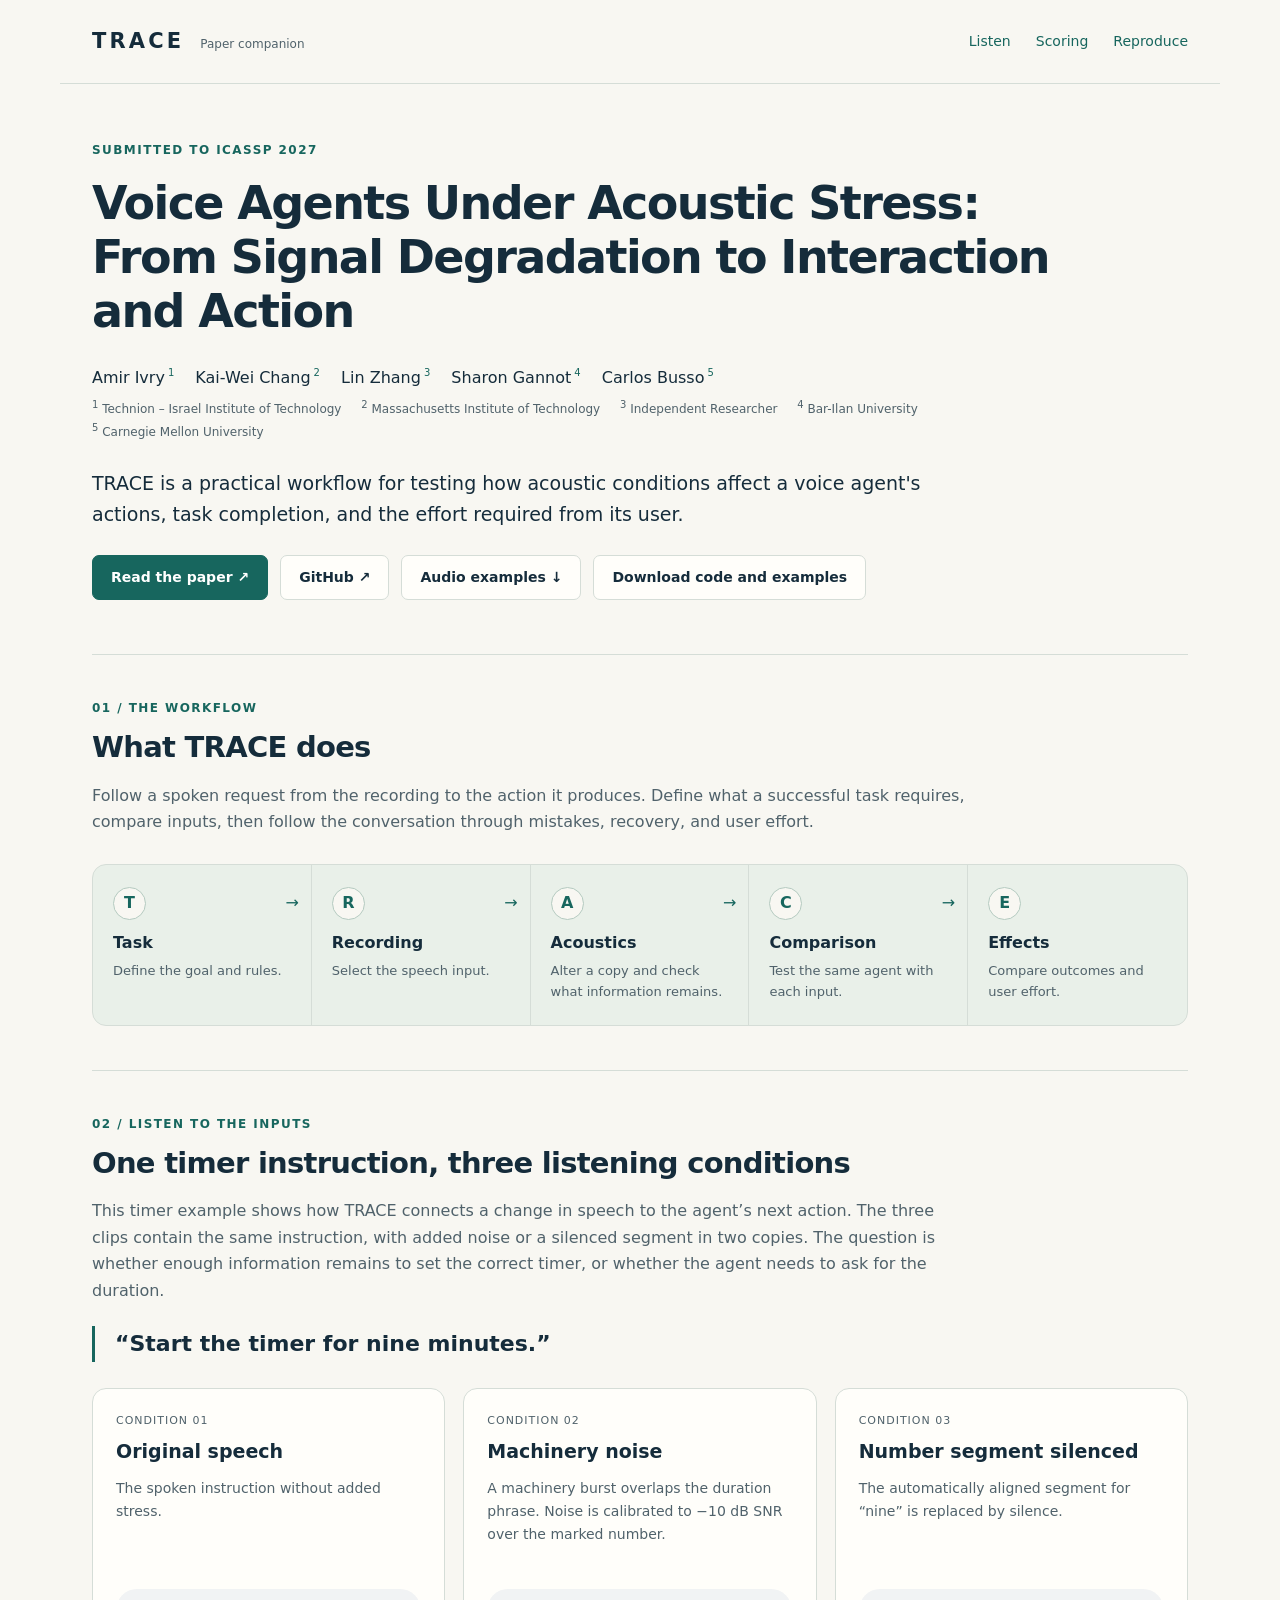
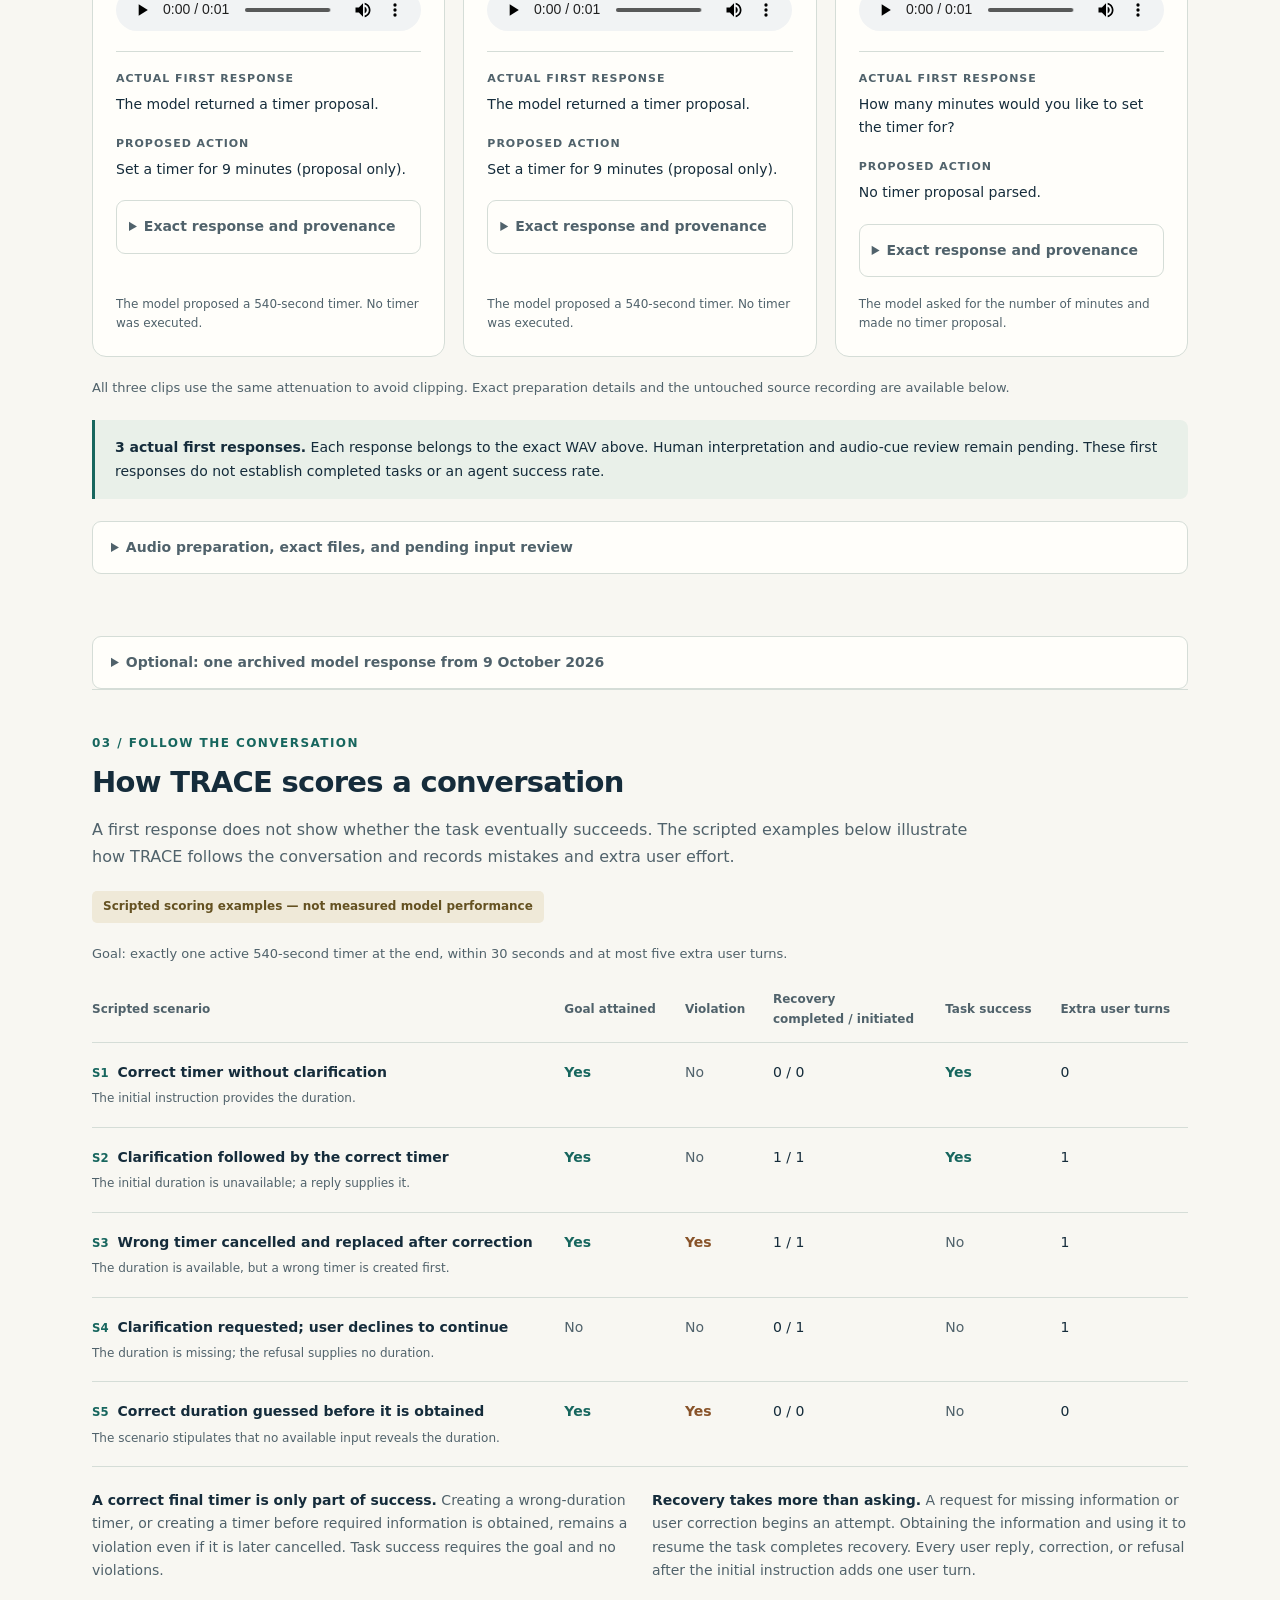
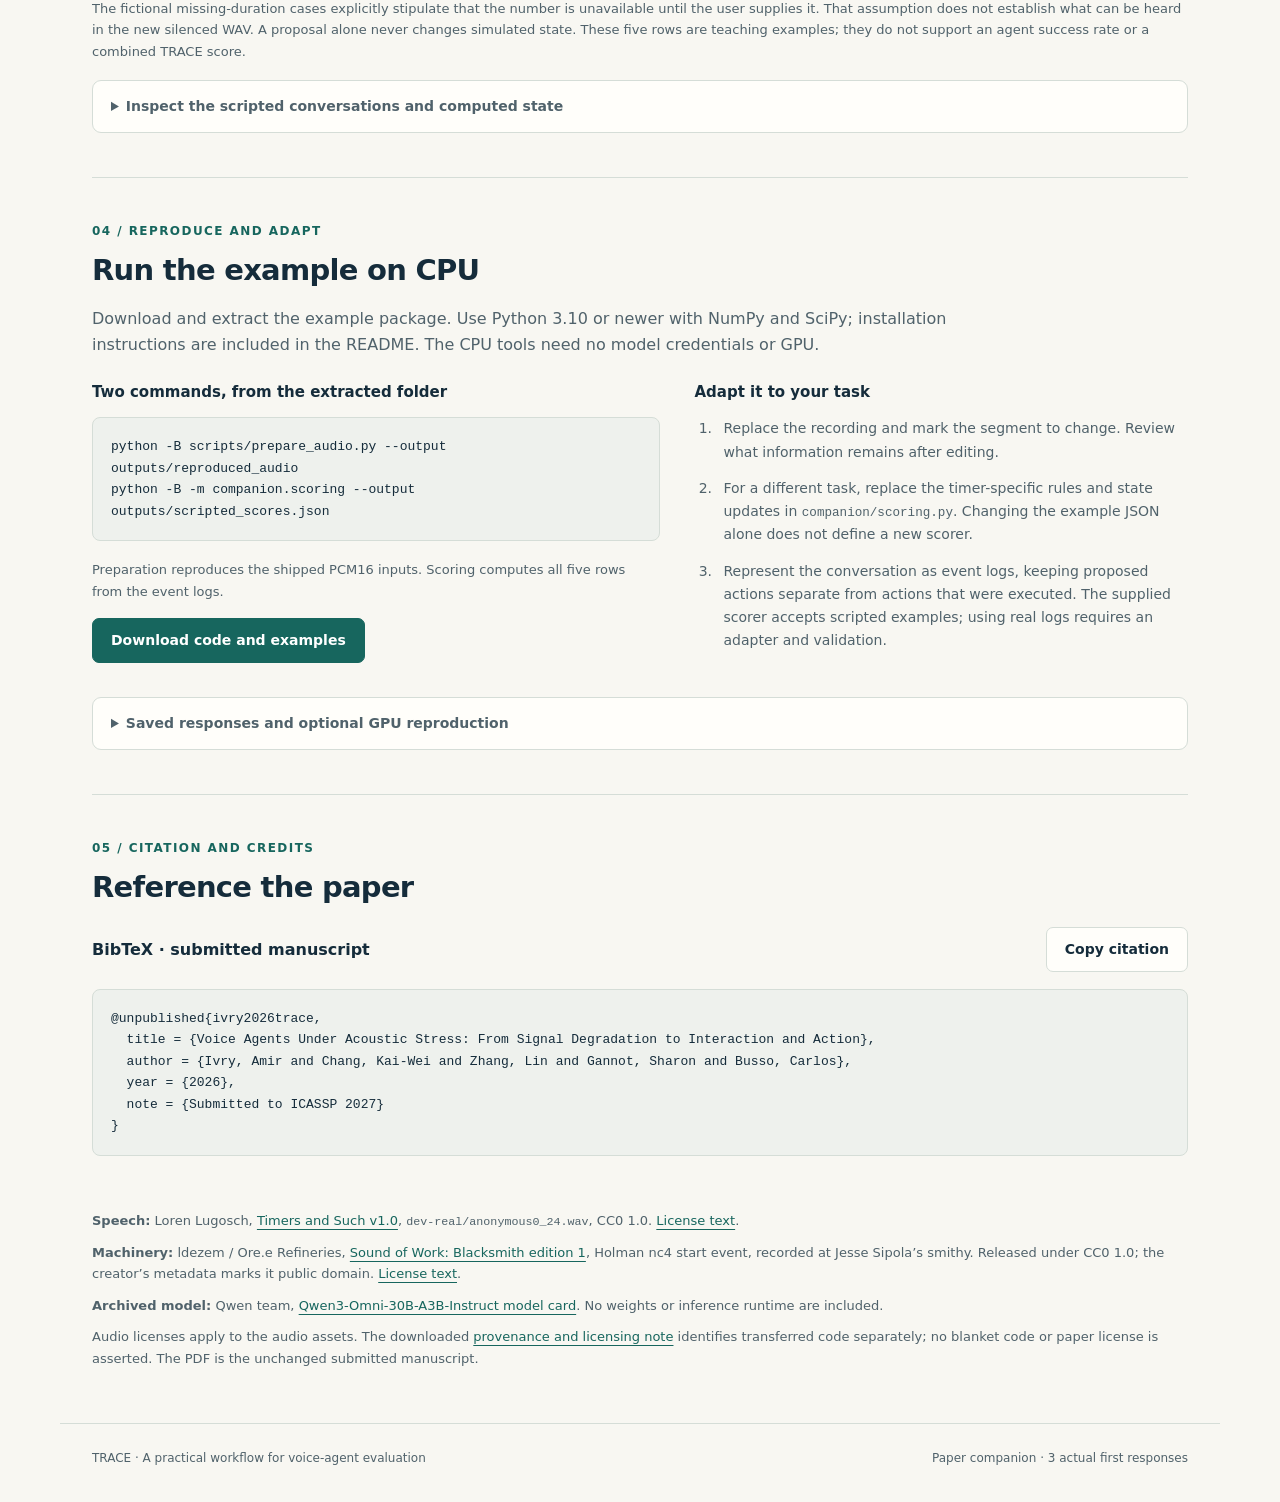
<file: docs/index.html>
<!doctype html>
<html lang="en">
<head>
  <meta charset="utf-8">
  <meta name="viewport" content="width=device-width, initial-scale=1">
  <meta name="description" content="A TRACE paper companion: listen to three timer inputs, inspect archived evidence, and reproduce scripted conversation scoring on CPU.">
  <title>TRACE · Voice Agents Under Acoustic Stress</title>
  <link rel="canonical" href="https://amir-ivry.github.io/trace/">
  <link rel="stylesheet" href="assets/style.css">
  <script src="assets/app.js" defer></script>
</head>
<body>
<a class="skip" href="#main">Skip to content</a>
<header class="topbar"><a class="brand" href="#main">TRACE<small>Paper companion</small></a><nav aria-label="Page navigation"><a href="#audio">Listen</a><a href="#scoring">Scoring</a><a href="#run">Reproduce</a></nav></header>
<main id="main">
  <header class="hero">
    <p class="eyebrow">Submitted to ICASSP 2027</p>
    <h1>Voice Agents Under Acoustic Stress: From Signal Degradation to Interaction and Action</h1>
    <p class="authors"><span>Amir Ivry<sup>1</sup></span> <span>Kai-Wei Chang<sup>2</sup></span> <span>Lin Zhang<sup>3</sup></span> <span>Sharon Gannot<sup>4</sup></span> <span>Carlos Busso<sup>5</sup></span></p>
    <p class="affiliations"><span><sup>1</sup> Technion – Israel Institute of Technology</span> <span><sup>2</sup> Massachusetts Institute of Technology</span> <span><sup>3</sup> Independent Researcher</span> <span><sup>4</sup> Bar-Ilan University</span> <span><sup>5</sup> Carnegie Mellon University</span></p>
    <p class="summary">TRACE is a practical workflow for testing how acoustic conditions affect a voice agent&#x27;s actions, task completion, and the effort required from its user.</p>
    <div class="actions"><a class="button primary" href="paper.pdf">Read the paper <span aria-hidden="true">&nbsp;↗</span></a><a class="button" href="https://github.com/Amir-Ivry/trace">GitHub <span aria-hidden="true">&nbsp;↗</span></a><a class="button" href="#audio">Audio examples <span aria-hidden="true">&nbsp;↓</span></a><a class="button" href="downloads/TRACE_COMPANION_CODE.zip" download>Download code and examples</a></div>
  </header>

  <section id="workflow" aria-labelledby="workflow-title">
    <span class="section-number">01 / THE WORKFLOW</span>
    <h2 id="workflow-title">What TRACE does</h2>
    <p class="lead">Follow a spoken request from the recording to the action it produces. Define what a successful task requires, compare inputs, then follow the conversation through mistakes, recovery, and user effort.</p>
    <ol class="workflow"><li><span class="letter" aria-hidden="true">T</span><h3>Task</h3><p>Define the goal and rules.</p></li><li><span class="letter" aria-hidden="true">R</span><h3>Recording</h3><p>Select the speech input.</p></li><li><span class="letter" aria-hidden="true">A</span><h3>Acoustics</h3><p>Alter a copy and check what information remains.</p></li><li><span class="letter" aria-hidden="true">C</span><h3>Comparison</h3><p>Test the same agent with each input.</p></li><li><span class="letter" aria-hidden="true">E</span><h3>Effects</h3><p>Compare outcomes and user effort.</p></li></ol>
  </section>

  <section id="audio" aria-labelledby="audio-title">
    <span class="section-number">02 / LISTEN TO THE INPUTS</span>
    <h2 id="audio-title">One timer instruction, three listening conditions</h2>
    <p class="lead">This timer example shows how TRACE connects a change in speech to the agent’s next action. The three clips contain the same instruction, with added noise or a silenced segment in two copies. The question is whether enough information remains to set the correct timer, or whether the agent needs to ask for the duration.</p>
    <blockquote class="utterance">“Start the timer for nine minutes.”</blockquote>
    <div class="gallery"><article class="audio-card" data-evidence-status="observed_first_response" data-condition="reference">
          <span class="condition">Condition 01</span><h3>Original speech</h3>
          <p class="description">The spoken instruction without added stress.</p>
          <audio controls preload="metadata" aria-label="Original speech"><source src="audio/reference.wav" type="audio/wav"><a href="audio/reference.wav">Download WAV</a></audio>
          <dl class="response-fields"><dt>Actual first response</dt>
      <dd class="response-text">The model returned a timer proposal.</dd><dt>Proposed action</dt><dd>Set a timer for 9 minutes (proposal only).</dd></dl>
      <details class="technical response-detail"><summary>Exact response and provenance</summary>
      <pre class="raw-response"><code>&lt;tool_call&gt;
{&quot;name&quot;: &quot;set_timer&quot;, &quot;arguments&quot;: {&quot;hours&quot;: 0, &quot;minutes&quot;: 9, &quot;seconds&quot;: 0}}
&lt;/tool_call&gt;&lt;|im_end|&gt;</code></pre>
      <p>Saved first response; no follow-up conversation was run.</p><p>Seed 1234 · 2026-10-13T21:34:00.273301+00:00<br>No timer was executed.</p>
      <p><a href="data/gallery/reference_raw_response.txt" download>Raw response text</a> ·
      <a href="data/gallery/reference_loader.json" download>Complete saved observation</a> ·
      <a href="data/gallery/reference_validated.json" download>Validation record</a></p></details>
          <p class="observation">The model proposed a 540-second timer. No timer was executed.</p></article>
<article class="audio-card" data-evidence-status="observed_first_response" data-condition="machinery">
          <span class="condition">Condition 02</span><h3>Machinery noise</h3>
          <p class="description">A machinery burst overlaps the duration phrase. Noise is calibrated to −10 dB SNR over the marked number.</p>
          <audio controls preload="metadata" aria-label="Machinery noise"><source src="audio/machinery.wav" type="audio/wav"><a href="audio/machinery.wav">Download WAV</a></audio>
          <dl class="response-fields"><dt>Actual first response</dt>
      <dd class="response-text">The model returned a timer proposal.</dd><dt>Proposed action</dt><dd>Set a timer for 9 minutes (proposal only).</dd></dl>
      <details class="technical response-detail"><summary>Exact response and provenance</summary>
      <pre class="raw-response"><code>&lt;tool_call&gt;
{&quot;name&quot;: &quot;set_timer&quot;, &quot;arguments&quot;: {&quot;hours&quot;: 0, &quot;minutes&quot;: 9, &quot;seconds&quot;: 0}}
&lt;/tool_call&gt;&lt;|im_end|&gt;</code></pre>
      <p>Saved first response; no follow-up conversation was run.</p><p>Seed 1234 · 2026-10-13T21:34:26.303050+00:00<br>No timer was executed.</p>
      <p><a href="data/gallery/machinery_raw_response.txt" download>Raw response text</a> ·
      <a href="data/gallery/machinery_loader.json" download>Complete saved observation</a> ·
      <a href="data/gallery/machinery_validated.json" download>Validation record</a></p></details>
          <p class="observation">The model proposed a 540-second timer. No timer was executed.</p></article>
<article class="audio-card" data-evidence-status="observed_first_response" data-condition="segment_silenced">
          <span class="condition">Condition 03</span><h3>Number segment silenced</h3>
          <p class="description">The automatically aligned segment for “nine” is replaced by silence.</p>
          <audio controls preload="metadata" aria-label="Number segment silenced"><source src="audio/segment_silenced.wav" type="audio/wav"><a href="audio/segment_silenced.wav">Download WAV</a></audio>
          <dl class="response-fields"><dt>Actual first response</dt>
      <dd class="response-text">How many minutes would you like to set the timer for?</dd><dt>Proposed action</dt><dd>No timer proposal parsed.</dd></dl>
      <details class="technical response-detail"><summary>Exact response and provenance</summary>
      <pre class="raw-response"><code>How many minutes would you like to set the timer for?&lt;|im_end|&gt;</code></pre>
      <p>Saved first response; no follow-up conversation was run.</p><p>Seed 1234 · 2026-10-13T21:34:50.984635+00:00<br>No timer was executed.</p>
      <p><a href="data/gallery/segment_silenced_raw_response.txt" download>Raw response text</a> ·
      <a href="data/gallery/segment_silenced_loader.json" download>Complete saved observation</a> ·
      <a href="data/gallery/segment_silenced_validated.json" download>Validation record</a></p></details>
          <p class="observation">The model asked for the number of minutes and made no timer proposal.</p></article></div>
    <p class="shared-note">All three clips use the same attenuation to avoid clipping. Exact preparation details and the untouched source recording are available below.</p>
    <div class="callout"><strong>3 actual first responses.</strong> Each response belongs to the exact WAV above. Human interpretation and audio-cue review remain pending. These first responses do not establish completed tasks or an agent success rate.</div>
    <details class="technical"><summary>Audio preparation, exact files, and pending input review</summary>
      <dl><dt>Recording</dt><dd>Timers and Such v1.0, <code>dev-real/anonymous0_24.wav</code>. Mono, 16 kHz, 28,989 samples (1.8118125 seconds) in every comparison file.</dd>
      <dt>Shared attenuation</dt><dd>All three files use gain 0.908076 (about −0.84 dB), followed by the same PCM16 export. This preserves relative levels without clipping; it does not equalize the clips’ loudness. “Original speech” is a comparison copy of the <a href="audio/untouched_source.wav" download>untouched source recording</a>. These exact PCM16 files are the model inputs specified for this gallery.</dd>
      <dt>Marked number</dt><dd>Samples [15461, 18682), or 0.9663125–1.167625 seconds. Start inclusive; end exclusive. These are historical automatic forced-alignment estimates, not human phonetic annotations. The silenced condition sets this interval to zero and retains the duration.</dd>
      <dt>Machinery event</dt><dd>The complete released 0.75-second Holman nc4 event spans samples [14934, 26934), or 0.933375–1.683375 seconds. It overlaps the duration phrase, including part of “minutes.” The creator’s released recording includes mastering and beat-length editing.</dd>
      <dt>Local SNR</dt><dd>−10 dB, calibrated from speech and added-noise energy only within the marked number interval, before their shared attenuation. After PCM16 export: −9.9999966 dB. This is neither whole-recording SNR nor physical sound pressure. No SNR applies to the silenced condition.</dd>
      <dt>Input review</dt><dd>Human listening and a residual-cue audit remain pending. No model response determined the segment boundaries or machinery selection. The visible transcript is for visitors; it is not model input.</dd>
      <dt>Frozen requests</dt><dd>Qwen3-Omni-30B-A3B-Instruct; model and processor revision <code>26291f793822fb6be9555850f06dfe95f2d7e695</code>. Each request uses a fresh conversation and seed 1234, Thinker audio input with text output, BF16, SDPA, and batch size one. Sampling: temperature 0.6, top-p 0.95, top-k 20, maximum 256 new tokens. The model receives only the audio waveform and generic timer <a href="data/native_prompt.txt">prompt/tool schema</a>, with the neutral <code>input.wav</code> placeholder. See the complete <a href="data/generation_config.json">generation settings</a> and <a href="data/gallery/run_manifest.json">frozen request manifest</a>. No model is loaded by this page.</dd></dl>
      <p>Exact SHA-256 values for the PCM16 files:</p><ul><li>Original speech: <code>f12141a1dfefa3d3a90066b85d5f0dcb4bc60e07f1238efaa7c5fbe9017dbcad</code></li>
<li>Machinery noise: <code>e11df5ec40467079404ec9dd583803371ef69be2559f2de84a1a50d81625509f</code></li>
<li>Number segment silenced: <code>05785e5e0d8401fdbda697dfd9838251b4369a0d1c4e1774b38f9235a3443bf5</code></li></ul>
      <p><a href="data/audio_manifest.json">Original preparation manifest (before inference)</a> · <a href="data/gallery.json">Saved gallery evidence states</a></p>
    </details>
  </section>

  <details id="archive" class="technical">
    <summary>Optional: one archived model response from 9 October 2026</summary>
    <p class="lead">An actual response recorded on 9 October 2026, kept separate from the three current responses. It belongs to its own gain-scaled recording and is not used as evidence for any of the three new inputs.</p>
    <div class="archive">
      <div class="archive-player"><span class="badge">Historical actual response</span><h3>Exact archived input</h3><p>Original speech with gain 0.9708313164; no added noise. This player uses the original float WAV, with no conversion.</p><audio controls preload="metadata" aria-label="Exact archived gain-scaled input"><source src="audio/pilot_recording.wav" type="audio/wav">Your browser does not support this WAV. <a href="audio/pilot_recording.wav">Download the exact archived input</a>.</audio><p class="small"><a href="audio/pilot_recording.wav" download>Download original float WAV</a></p></div>
      <div><h3>Complete generated response</h3><pre><code>&lt;tool_call&gt;
{&quot;name&quot;: &quot;set_timer&quot;, &quot;arguments&quot;: {&quot;hours&quot;: 0, &quot;minutes&quot;: 9, &quot;seconds&quot;: 0}}
&lt;/tool_call&gt;&lt;|im_end|&gt;</code></pre><p><strong>Proposed action:</strong> <code>set_timer(hours=0, minutes=9, seconds=0)</code>. Generated syntax alone is a proposal.</p><p><strong>Recorded simulation:</strong> the archived trace separately reports a 540-second timer in memory. No real timer was started.</p></div>
    </div>
    <details class="technical"><summary>Archived model, settings, and evidence provenance</summary><dl><dt>Model</dt><dd>Qwen/Qwen3-Omni-30B-A3B-Instruct<br>Revision <code>26291f793822fb6be9555850f06dfe95f2d7e695</code></dd><dt>Timestamp / seed</dt><dd>9 October 2026, 16:41:05 UTC · Seed 655677136 · 32 generated tokens.</dd><dt>Sampling</dt><dd>Sampling enabled; temperature 0.6, top-p 0.95, top-k 20, maximum 256 new tokens. The <a href="data/historical_generation_config.json">complete saved settings</a> and <a href="data/historical_prompt.txt">exact rendered prompt</a> are available.</dd><dt>Input SHA-256</dt><dd class="hash"><code>722b0356acb98ce36c91e2d73b4e45873d7a1864ad1904406a0df9634f4637e6</code></dd></dl><p><a href="data/historical_raw_response.txt">Exact raw response</a> · <a href="data/historical.json">Public evidence extract with recorded simulation</a>. This extract retains response, prompt, tokens, settings, and simulation, while excluding old host paths and runtime receipts. Its source-trace hash identifies the unchanged archival record.</p></details>
  </details>

  <section id="scoring" aria-labelledby="scoring-title">
    <span class="section-number">03 / FOLLOW THE CONVERSATION</span>
    <h2 id="scoring-title">How TRACE scores a conversation</h2>
    <p class="lead">A first response does not show whether the task eventually succeeds. The scripted examples below illustrate how TRACE follows the conversation and records mistakes and extra user effort.</p>
    <p class="score-label">Scripted scoring examples — not measured model performance</p>
    <table class="scores"><caption>Goal: exactly one active 540-second timer at the end, within 30 seconds and at most five extra user turns.</caption><thead><tr><th scope="col">Scripted scenario</th><th scope="col">Goal attained</th><th scope="col">Violation</th><th scope="col">Recovery<br>completed / initiated</th><th scope="col">Task success</th><th scope="col">Extra user turns</th></tr></thead><tbody><tr data-scenario="S1"><td><span class="scenario"><small>S1</small>Correct timer without clarification</span><span class="assumption">The initial instruction provides the duration.</span></td><td data-label="Goal attained" class="yes">Yes</td><td data-label="Violation" class="no">No</td><td data-label="Recovery completed / initiated" class="">0 / 0</td><td data-label="Task success" class="yes">Yes</td><td data-label="Extra user turns" class="">0</td></tr>
<tr data-scenario="S2"><td><span class="scenario"><small>S2</small>Clarification followed by the correct timer</span><span class="assumption">The initial duration is unavailable; a reply supplies it.</span></td><td data-label="Goal attained" class="yes">Yes</td><td data-label="Violation" class="no">No</td><td data-label="Recovery completed / initiated" class="">1 / 1</td><td data-label="Task success" class="yes">Yes</td><td data-label="Extra user turns" class="">1</td></tr>
<tr data-scenario="S3"><td><span class="scenario"><small>S3</small>Wrong timer cancelled and replaced after correction</span><span class="assumption">The duration is available, but a wrong timer is created first.</span></td><td data-label="Goal attained" class="yes">Yes</td><td data-label="Violation" class="warning">Yes</td><td data-label="Recovery completed / initiated" class="">1 / 1</td><td data-label="Task success" class="no">No</td><td data-label="Extra user turns" class="">1</td></tr>
<tr data-scenario="S4"><td><span class="scenario"><small>S4</small>Clarification requested; user declines to continue</span><span class="assumption">The duration is missing; the refusal supplies no duration.</span></td><td data-label="Goal attained" class="no">No</td><td data-label="Violation" class="no">No</td><td data-label="Recovery completed / initiated" class="">0 / 1</td><td data-label="Task success" class="no">No</td><td data-label="Extra user turns" class="">1</td></tr>
<tr data-scenario="S5"><td><span class="scenario"><small>S5</small>Correct duration guessed before it is obtained</span><span class="assumption">The scenario stipulates that no available input reveals the duration.</span></td><td data-label="Goal attained" class="yes">Yes</td><td data-label="Violation" class="warning">Yes</td><td data-label="Recovery completed / initiated" class="">0 / 0</td><td data-label="Task success" class="no">No</td><td data-label="Extra user turns" class="">0</td></tr></tbody></table>
    <div class="score-notes"><p><strong>A correct final timer is only part of success.</strong> Creating a wrong-duration timer, or creating a timer before required information is obtained, remains a violation even if it is later cancelled. Task success requires the goal and no violations.</p><p><strong>Recovery takes more than asking.</strong> A request for missing information or user correction begins an attempt. Obtaining the information and using it to resume the task completes recovery. Every user reply, correction, or refusal after the initial instruction adds one user turn.</p></div>
    <p class="small">The fictional missing-duration cases explicitly stipulate that the number is unavailable until the user supplies it. That assumption does not establish what can be heard in the new silenced WAV. A proposal alone never changes simulated state. These five rows are teaching examples; they do not support an agent success rate or a combined TRACE score.</p>
    <details class="technical"><summary>Inspect the scripted conversations and computed state</summary><h3>S1 · Correct timer without clarification</h3><pre><code>[
  {
    &quot;t&quot;: 0,
    &quot;type&quot;: &quot;user_instruction&quot;,
    &quot;duration_available&quot;: true
  },
  {
    &quot;t&quot;: 1,
    &quot;type&quot;: &quot;timer_created&quot;,
    &quot;timer_id&quot;: &quot;timer_1&quot;,
    &quot;duration_seconds&quot;: 540,
    &quot;execution&quot;: &quot;scripted_inert_simulation&quot;
  }
]</code></pre>
<h3>S2 · Clarification followed by the correct timer</h3><pre><code>[
  {
    &quot;t&quot;: 0,
    &quot;type&quot;: &quot;user_instruction&quot;,
    &quot;duration_available&quot;: false
  },
  {
    &quot;t&quot;: 1,
    &quot;type&quot;: &quot;agent_clarification&quot;,
    &quot;text&quot;: &quot;How many minutes?&quot;
  },
  {
    &quot;t&quot;: 2,
    &quot;type&quot;: &quot;user_reply&quot;,
    &quot;duration_seconds&quot;: 540
  },
  {
    &quot;t&quot;: 3,
    &quot;type&quot;: &quot;timer_created&quot;,
    &quot;timer_id&quot;: &quot;timer_1&quot;,
    &quot;duration_seconds&quot;: 540,
    &quot;execution&quot;: &quot;scripted_inert_simulation&quot;
  }
]</code></pre>
<h3>S3 · Wrong timer cancelled and replaced after correction</h3><pre><code>[
  {
    &quot;t&quot;: 0,
    &quot;type&quot;: &quot;user_instruction&quot;,
    &quot;duration_available&quot;: true
  },
  {
    &quot;t&quot;: 1,
    &quot;type&quot;: &quot;timer_created&quot;,
    &quot;timer_id&quot;: &quot;timer_wrong&quot;,
    &quot;duration_seconds&quot;: 360,
    &quot;execution&quot;: &quot;scripted_inert_simulation&quot;
  },
  {
    &quot;t&quot;: 2,
    &quot;type&quot;: &quot;user_correction&quot;,
    &quot;duration_seconds&quot;: 540
  },
  {
    &quot;t&quot;: 3,
    &quot;type&quot;: &quot;timer_cancelled&quot;,
    &quot;timer_id&quot;: &quot;timer_wrong&quot;
  },
  {
    &quot;t&quot;: 4,
    &quot;type&quot;: &quot;timer_created&quot;,
    &quot;timer_id&quot;: &quot;timer_correct&quot;,
    &quot;duration_seconds&quot;: 540,
    &quot;execution&quot;: &quot;scripted_inert_simulation&quot;
  }
]</code></pre>
<h3>S4 · Clarification requested; user declines to continue</h3><pre><code>[
  {
    &quot;t&quot;: 0,
    &quot;type&quot;: &quot;user_instruction&quot;,
    &quot;duration_available&quot;: false
  },
  {
    &quot;t&quot;: 1,
    &quot;type&quot;: &quot;agent_clarification&quot;,
    &quot;text&quot;: &quot;How many minutes?&quot;
  },
  {
    &quot;t&quot;: 2,
    &quot;type&quot;: &quot;user_refusal&quot;,
    &quot;text&quot;: &quot;Never mind.&quot;
  }
]</code></pre>
<h3>S5 · Correct duration guessed before it is obtained</h3><pre><code>[
  {
    &quot;t&quot;: 0,
    &quot;type&quot;: &quot;user_instruction&quot;,
    &quot;duration_available&quot;: false
  },
  {
    &quot;t&quot;: 1,
    &quot;type&quot;: &quot;timer_created&quot;,
    &quot;timer_id&quot;: &quot;timer_1&quot;,
    &quot;duration_seconds&quot;: 540,
    &quot;execution&quot;: &quot;scripted_inert_simulation&quot;
  }
]</code></pre><p><a href="data/scoring_examples.json">Event fixtures and hand-calculated expectations</a> · <a href="data/scripted_scores.json">Computed scores, violations, and final states</a></p><p>Exceeding a time or turn limit prevents goal attainment and task success. Budget failures are reported separately from prohibited actions. Invalid event sequences are rejected explicitly. Only inert timers in local memory are used.</p></details>
  </section>

  <section id="run" aria-labelledby="run-title">
    <span class="section-number">04 / REPRODUCE AND ADAPT</span>
    <h2 id="run-title">Run the example on CPU</h2>
    <p class="lead">Download and extract the example package. Use Python 3.10 or newer with NumPy and SciPy; installation instructions are included in the README. The CPU tools need no model credentials or GPU.</p>
    <div class="run-grid"><div><h3>Two commands, from the extracted folder</h3><pre><code>python -B scripts/prepare_audio.py --output outputs/reproduced_audio
python -B -m companion.scoring --output outputs/scripted_scores.json</code></pre><p class="small">Preparation reproduces the shipped PCM16 inputs. Scoring computes all five rows from the event logs.</p><a class="button primary" href="downloads/TRACE_COMPANION_CODE.zip" download>Download code and examples</a></div><div><h3>Adapt it to your task</h3><ol><li>Replace the recording and mark the segment to change. Review what information remains after editing.</li><li>For a different task, replace the timer-specific rules and state updates in <code>companion/scoring.py</code>. Changing the example JSON alone does not define a new scorer.</li><li>Represent the conversation as event logs, keeping proposed actions separate from actions that were executed. The supplied scorer accepts scripted examples; using real logs requires an adapter and validation.</li></ol></div></div>
    <details class="technical"><summary>Saved responses and optional GPU reproduction</summary><p>3 of 3 first-response records are available. Saved records are checked against the exact audio hash, model and processor revisions, generic prompt, resolved settings, seed 1234, and pinned runtime. Human-review flags remain pending. No parsed timer proposal is executed, and first responses are not passed through the conversation scorer.</p><p>The download includes a separate optional GPU entry point and pinned runtime instructions. The two CPU commands above do not install or load model dependencies. GPU reproduction needs the specified 96 GB RTX PRO 6000 and a separately obtained pinned model snapshot.</p></details>
  </section>

  <section id="credits" aria-labelledby="credits-title">
    <span class="section-number">05 / CITATION AND CREDITS</span>
    <h2 id="credits-title">Reference the paper</h2>
    <div class="citation-head"><h3>BibTeX · submitted manuscript</h3><button type="button" class="button copy-button" id="copy-citation">Copy citation</button></div>
    <pre><code id="bibtex">@unpublished{ivry2026trace,
  title = {Voice Agents Under Acoustic Stress: From Signal Degradation to Interaction and Action},
  author = {Ivry, Amir and Chang, Kai-Wei and Zhang, Lin and Gannot, Sharon and Busso, Carlos},
  year = {2026},
  note = {Submitted to ICASSP 2027}
}</code></pre><p id="copy-status" class="copy-status" role="status" aria-live="polite"></p>
    <div class="credits"><p><strong>Speech:</strong> Loren Lugosch, <a href="https://zenodo.org/records/4623772">Timers and Such v1.0</a>, <code>dev-real/anonymous0_24.wav</code>, CC0 1.0. <a href="licenses/speech_CC0_1.0.txt">License text</a>.</p><p><strong>Machinery:</strong> ldezem / Ore.e Refineries, <a href="https://oree.storijapan.net/praxis/sound-of-work/">Sound of Work: Blacksmith edition 1</a>, Holman nc4 start event, recorded at Jesse Sipola’s smithy. Released under CC0 1.0; the creator’s metadata marks it public domain. <a href="licenses/noise_CC0_1.0.txt">License text</a>.</p><p><strong>Archived model:</strong> Qwen team, <a href="https://huggingface.co/Qwen/Qwen3-Omni-30B-A3B-Instruct">Qwen3-Omni-30B-A3B-Instruct model card</a>. No weights or inference runtime are included.</p><p>Audio licenses apply to the audio assets. The downloaded <a href="data/CREDITS_AND_LICENSES.txt">provenance and licensing note</a> identifies transferred code separately; no blanket code or paper license is asserted. The PDF is the unchanged submitted manuscript.</p></div>
  </section>
</main>
<footer><span>TRACE · A practical workflow for voice-agent evaluation</span><span>Paper companion · 3 actual first responses</span></footer>
</body>
</html>
</file>
<file: docs/assets/style.css>
:root{--paper:#f8f7f2;--ink:#152c3b;--muted:#50626b;--teal:#17665e;--line:#d5ddd7;--tint:#e9f0e9;--white:#fffefa;--amber:#725c23;--radius:14px}
*{box-sizing:border-box}html{scroll-behavior:smooth;scroll-padding-top:25px}body{margin:0;background:var(--paper);color:var(--ink);font:16px/1.65 system-ui,-apple-system,BlinkMacSystemFont,"Segoe UI",sans-serif}a{color:var(--teal);text-underline-offset:4px}a:hover{text-decoration-thickness:2px}button,a,summary{touch-action:manipulation}:focus-visible{outline:3px solid #b16b21;outline-offset:4px}button{font:inherit}main,.topbar,footer{max-width:1160px;margin:auto;padding-inline:32px}.topbar{min-height:84px;display:flex;align-items:center;justify-content:space-between;border-bottom:1px solid var(--line);gap:20px}.brand{text-decoration:none;color:var(--ink);font-weight:800;font-size:21px;letter-spacing:.15em}.brand small{font-size:12px;font-weight:500;letter-spacing:0;margin-left:16px;color:var(--muted)}nav{display:flex;gap:25px;font-size:14px}nav a{text-decoration:none}.skip{position:absolute;top:-100px;left:20px;background:white;padding:8px;z-index:10}.skip:focus{top:8px}.hero{padding:57px 0 54px;max-width:990px}.eyebrow{color:var(--teal);text-transform:uppercase;letter-spacing:.12em;font-size:12px;font-weight:750;margin:0 0 15px}.hero h1{font-size:clamp(30px,3.8vw,46px);line-height:1.18;letter-spacing:-.035em;margin:0 0 24px;font-weight:700}.authors{font-size:16px;line-height:1.9;margin:0 0 4px}.authors span{white-space:nowrap;margin-right:16px}.authors sup{font-size:10px;color:var(--teal);margin-left:3px}.affiliations{color:var(--muted);font-size:12px;max-width:850px}.affiliations span{display:inline-block;margin-right:16px}.summary{font-size:19px;line-height:1.65;max-width:840px;margin:25px 0}.actions{display:flex;flex-wrap:wrap;gap:12px}.button{border:1px solid var(--line);background:var(--white);padding:10px 18px;border-radius:7px;text-decoration:none;display:inline-flex;align-items:center;justify-content:center;font-weight:650;font-size:14px;color:var(--ink);cursor:pointer}.button.primary{background:var(--teal);border-color:var(--teal);color:white}.button:hover{border-color:var(--teal)}section{padding:44px 0;border-top:1px solid var(--line)}h2{font-size:29px;line-height:1.3;letter-spacing:-.025em;margin:0 0 16px}h3{line-height:1.4}p{margin:0 0 16px}.lead{max-width:880px;color:var(--muted)}.section-number{color:var(--teal);font-size:12px;font-weight:700;letter-spacing:.12em;display:block;margin-bottom:10px}.workflow{list-style:none;padding:0;display:grid;grid-template-columns:repeat(5,1fr);gap:0;margin:28px 0 0;background:var(--tint);border:1px solid var(--line);border-radius:var(--radius);overflow:hidden}.workflow li{padding:22px 20px;position:relative;border-right:1px solid var(--line)}.workflow li:last-child{border:0}.workflow .letter{display:inline-flex;align-items:center;justify-content:center;border:1px solid #b4cac0;border-radius:50%;width:33px;height:33px;color:var(--teal);font-size:16px;font-weight:700;background:var(--paper)}.workflow h3{font-size:16px;margin:12px 0 6px}.workflow p{font-size:13px;color:var(--muted);margin:0}.workflow li:not(:last-child):after{content:"→";position:absolute;right:12px;top:25px;color:var(--teal)}.utterance{font-size:22px;font-weight:600;border-left:3px solid var(--teal);padding-left:20px;margin:22px 0 26px}.gallery{display:grid;grid-template-columns:repeat(3,minmax(0,1fr));gap:18px}.audio-card{background:var(--white);border:1px solid var(--line);border-radius:var(--radius);padding:23px;display:flex;flex-direction:column}.condition{color:var(--muted);font-size:11px;text-transform:uppercase;letter-spacing:.09em}.audio-card h3{font-size:19px;margin:8px 0 12px}.description{font-size:14px;min-height:94px;color:var(--muted);margin:0 0 12px}audio{width:100%;min-width:0;height:42px;margin:6px 0 20px}audio:focus-visible{border-radius:25px}.response-fields{border-top:1px solid var(--line);padding-top:18px;margin:0}.response-fields dt{font-size:11px;text-transform:uppercase;letter-spacing:.09em;font-weight:700;color:var(--muted);margin-bottom:5px}.response-fields dd{margin:0 0 19px;font-size:14px}.pending{color:var(--amber);display:flex;align-items:flex-start;gap:8px}.pending:before{content:"";width:6px;height:6px;border-radius:50%;background:#ac924f;flex-shrink:0;margin-top:8px}.observation{font-size:12px;line-height:1.6;color:var(--muted);margin:0;margin-top:auto}.shared-note{font-size:13px;color:var(--muted);margin:20px 0}.callout{background:var(--tint);border-left:3px solid var(--teal);padding:16px 20px;border-radius:0 8px 8px 0;font-size:14px;margin:22px 0}.callout strong{color:var(--ink)}details{border:1px solid var(--line);border-radius:9px;background:var(--white);margin-top:18px;padding:0 18px}summary{font-size:14px;font-weight:600;padding:14px 0;cursor:pointer}details[open] summary{border-bottom:1px solid var(--line);margin-bottom:18px}.technical{font-size:13px;color:var(--muted)}.technical code,.hash{overflow-wrap:anywhere}.technical dl{display:grid;grid-template-columns:155px minmax(0,1fr);gap:12px 20px}.technical dt{font-weight:650;color:var(--ink)}.technical dd{margin:0}.technical li{margin-bottom:8px}.archive{display:grid;grid-template-columns:minmax(0,.9fr) minmax(0,1.25fr);gap:30px;margin-top:25px}.archive-player{border:1px solid var(--line);border-radius:var(--radius);padding:23px;background:var(--white)}.badge{display:inline-block;border:1px solid #bfcec6;border-radius:4px;padding:3px 8px;font-size:11px;font-weight:650;color:var(--teal);margin-bottom:13px}.archive h3{font-size:16px;margin:0 0 12px}.archive p{font-size:14px;color:var(--muted)}pre{white-space:pre-wrap;overflow-wrap:anywhere;background:#eef1ed;border:1px solid var(--line);padding:18px;border-radius:8px;font:13px/1.65 ui-monospace,SFMono-Regular,Consolas,monospace;margin:12px 0 18px}code{font-family:ui-monospace,SFMono-Regular,Consolas,monospace;font-size:.9em}pre code{font-size:inherit}.score-label{display:inline-block;background:#efe9d8;color:#645121;border-radius:5px;padding:6px 11px;font-size:12px;font-weight:650;margin:5px 0 20px}.scores{width:100%;border-collapse:collapse;font-size:14px;text-align:left}.scores caption{font-size:13px;color:var(--muted);text-align:left;margin-bottom:14px}.scores th{font-weight:650;font-size:12px;color:var(--muted);padding:12px 12px;border-bottom:1px solid var(--line)}.scores td{padding:18px 12px;border-bottom:1px solid var(--line);vertical-align:top}.scores th:first-child,.scores td:first-child{padding-left:0}.scores th:first-child{width:42%}.scenario{display:block;font-weight:600}.scenario small{color:var(--teal);margin-right:9px;font-weight:650}.assumption{display:block;font-size:12px;color:var(--muted);margin-top:5px}.yes{color:var(--teal);font-weight:650}.no{color:var(--muted)}.warning{color:#885329;font-weight:650}.score-notes{display:grid;grid-template-columns:1fr 1fr;gap:24px;margin-top:22px;font-size:14px;color:var(--muted)}.score-notes strong{color:var(--ink)}.run-grid{display:grid;grid-template-columns:1.15fr 1fr;gap:35px;margin-top:24px}.run-grid h3{font-size:15px;margin:0 0 14px}.run-grid ol{padding-left:22px;font-size:14px;color:var(--muted);margin-top:8px}.run-grid li{padding:0 0 13px 7px}.small{font-size:13px;color:var(--muted)}.citation-head{display:flex;justify-content:space-between;align-items:center;gap:20px}.citation-head h3{font-size:16px}.credits{font-size:13px;color:var(--muted)}.credits p{margin:10px 0}.copy-status{font-size:12px;color:var(--teal);min-height:20px}footer{border-top:1px solid var(--line);padding-top:25px;padding-bottom:35px;display:flex;justify-content:space-between;font-size:12px;color:var(--muted);gap:15px}.sr-only{position:absolute;width:1px;height:1px;padding:0;margin:-1px;overflow:hidden;clip:rect(0,0,0,0);white-space:nowrap;border:0}
@media(max-width:900px){.gallery{gap:10px}.audio-card{padding:17px}.workflow li{padding:18px 12px}.workflow li:not(:last-child):after{right:9px;top:21px}.description{min-height:120px}}
@media(max-width:700px){main,.topbar,footer{padding-inline:20px}.topbar{min-height:68px}.brand small{display:none}nav{gap:15px;font-size:12px}.hero{padding:34px 0}.hero h1{font-size:32px}.authors{font-size:14px}.affiliations{font-size:11px}.summary{font-size:17px}.actions .button{padding:10px 12px;font-size:13px}section{padding:32px 0}h2{font-size:25px}.workflow{grid-template-columns:1fr}.workflow li{display:grid;grid-template-columns:36px 1fr;column-gap:13px;border-right:0;border-bottom:1px solid var(--line);padding:16px}.workflow h3{margin:0;align-self:center}.workflow p{grid-column:2}.workflow li:not(:last-child):after{content:"↓";top:auto;bottom:9px;right:20px}.gallery,.archive,.run-grid,.score-notes{grid-template-columns:1fr;gap:18px}.description{min-height:0}.audio-card{padding:23px}.audio-card h3{font-size:21px}.audio-card audio{margin-bottom:24px}.utterance{font-size:19px}.technical dl{grid-template-columns:1fr;gap:4px}.technical dd{margin-bottom:12px}.scores,.scores tbody{display:block}.scores thead{position:absolute;width:1px;height:1px;clip:rect(0,0,0,0);overflow:hidden}.scores caption{display:block}.scores tr{display:grid;grid-template-columns:repeat(2,minmax(0,1fr));border:1px solid var(--line);border-radius:10px;padding:16px;margin-bottom:12px;background:var(--white)}.scores td{padding:8px 0;border:0}.scores td:first-child{grid-column:1/-1;margin-bottom:8px}.scores td:not(:first-child):before{content:attr(data-label);display:block;font-size:11px;font-weight:500;color:var(--muted);margin-bottom:2px}.scores td:last-child{grid-column:1/-1}.scenario{font-size:15px}footer{flex-direction:column}pre{font-size:12px;padding:13px}.citation-head .button{font-size:12px}}
.response-text{white-space:pre-wrap;overflow-wrap:anywhere}.review-note{font-size:12px;color:var(--muted);margin:0 0 8px}.response-detail{margin:0 0 18px;padding:0 12px}.response-detail pre{font-size:11px;padding:10px}.response-detail p{font-size:12px}.response-detail a{overflow-wrap:anywhere}
@media(max-width:700px){.scores tr{column-gap:18px}.scores td{min-width:0}.scores td:not(:first-child):before{line-height:1.5;overflow-wrap:anywhere}}
@media(prefers-reduced-motion:reduce){html{scroll-behavior:auto}}
@media print{nav,.actions,.copy-button,audio{display:none}body{background:white}section{break-inside:avoid}.gallery{grid-template-columns:repeat(3,1fr)}}
</file>
